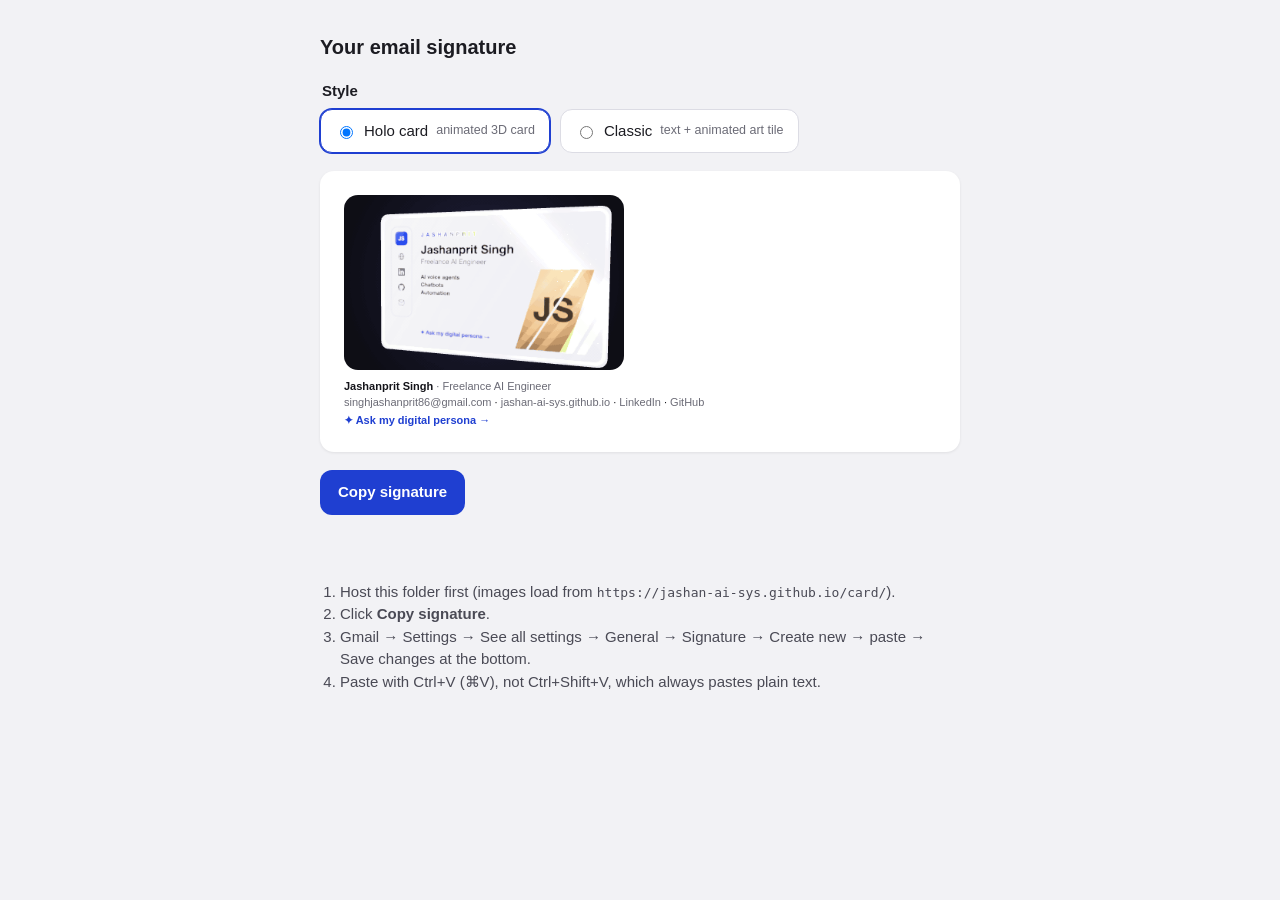
<file: signature.html>
<!doctype html>
<html lang="en">
<head>
<meta charset="utf-8">
<meta name="viewport" content="width=device-width, initial-scale=1">
<title>Email signature · copy for Gmail</title>
<link rel="icon" href="assets/sig/mark.png">
<script src="config.js"></script>
<style>
  body { margin: 0; padding: 32px 16px; background: #f2f2f5; font: 15px/1.5 -apple-system, "Segoe UI", Roboto, sans-serif; color: #1c1c22; }
  main { max-width: 640px; margin: 0 auto; display: grid; gap: 18px; }
  h1 { font-size: 20px; margin: 0; }
  .preview { background: #fff; border-radius: 14px; padding: 24px; box-shadow: 0 1px 3px rgba(0,0,0,.08); overflow-x: auto; }
  button:disabled { opacity: .45; cursor: not-allowed; }
  button { justify-self: start; padding: 11px 18px; border-radius: 12px; border: 0; background: #1f3fd1; color: #fff; font: inherit; font-weight: 600; cursor: pointer; }
  ol { margin: 0; padding-left: 20px; color: #4a4a55; }
  .warn { background: #fff4d6; border-radius: 10px; padding: 10px 14px; color: #5c4600; }
  code { font-size: 13px; }
  .pick { display: flex; flex-wrap: wrap; gap: 10px; border: 0; padding: 0; margin: 0; }
  .pick legend { font-weight: 600; margin-bottom: 6px; }
  .pick label { display: flex; align-items: center; gap: 8px; background: #fff; border: 1px solid #dcdce4; border-radius: 12px; padding: 10px 14px; cursor: pointer; }
  .pick label:has(:checked) { border-color: #1f3fd1; box-shadow: 0 0 0 1px #1f3fd1; }
  .pick small { color: #6b6b76; }
</style>
</head>
<body>
<main>
  <h1>Your email signature</h1>
  <fieldset class="pick">
    <legend>Style</legend>
    <label><input type="radio" name="style" value="holo" checked> Holo card <small>animated 3D card</small></label>
    <label><input type="radio" name="style" value="classic"> Classic <small>text + animated art tile</small></label>
  </fieldset>
  <p class="warn" id="warn" hidden></p>
  <div class="preview" id="preview"></div>
  <button id="copy" type="button">Copy signature</button>
  <p id="status" role="status"></p>
  <ol>
    <li>Host this folder first (images load from <code id="base"></code>).</li>
    <li>Click <b>Copy signature</b>.</li>
    <li>Gmail → Settings → See all settings → General → Signature → Create new → paste → Save changes at the bottom.</li>
    <li>Paste with Ctrl+V (⌘V), not Ctrl+Shift+V, which always pastes plain text.</li>
  </ol>
</main>
<script>
const P = window.PROFILE;
const esc = (s) => String(s).replace(/[&<>"]/g, (c) => ({ "&": "&amp;", "<": "&lt;", ">": "&gt;", '"': "&quot;" })[c]);
const img = (name) => `${P.baseUrl}assets/sig/${name}.png`;
const profileUrl = P.baseUrl;
const social = P.links.filter((l) => l.id !== "globe");
const railIcons = [
  { id: "globe", url: P.website, label: "Portfolio" },
  ...social.map((l) => ({ id: l.id, url: l.url, label: l.label })),
  { id: "mail", url: `mailto:${P.email}`, label: "Email" },
];
const muted = "color:#6b6b76;text-decoration:none;";
// One text line per row: Outlook (Windows) ignores padding on <div> but honours it on <td>.
const line = (html, style = "") => `<tr><td style="font-size:11px;line-height:16px;${style}">${html}</td></tr>`;

// Rules for email clients: tables + inline styles + PNGs only (no <style>, flexbox, SVG or background
// images). Outer cells carry no vertical padding because Outlook copies the largest one to every cell
// in a row, which would lift the art off the bottom edge. Narrowest render is about 306px.
const classic = `
<table cellpadding="0" cellspacing="0" border="0" role="presentation" style="border-collapse:separate;border:1px solid #e2e2e8;border-radius:14px;background:#ffffff;font-family:Arial,Helvetica,sans-serif;">
  <tr>
    <td valign="top" style="padding:0 0 0 10px;">
      <table cellpadding="0" cellspacing="0" border="0" role="presentation"><tr><td style="padding:10px 0;">
        <table cellpadding="0" cellspacing="0" border="0" role="presentation" style="border-collapse:separate;border:1px solid #e2e2e8;border-radius:10px;">
          <tr><td align="center" style="padding:6px 6px 4px;"><a href="${esc(profileUrl)}"><img src="${img("mark")}" width="24" height="24" alt="${esc(P.initials)}" style="display:block;border:0;border-radius:6px;"></a></td></tr>
          ${railIcons.map((r) => `<tr><td align="center" style="padding:5px 6px;"><a href="${esc(r.url)}"><img src="${img(r.id)}" width="14" height="14" alt="${esc(r.label)}" style="display:block;border:0;"></a></td></tr>`).join("")}
        </table>
      </td></tr></table>
    </td>
    <td valign="top" style="padding:0 4px 0 10px;">
      <table cellpadding="0" cellspacing="0" border="0" role="presentation">
        ${line(esc(P.firstName.toUpperCase()), "padding-top:12px;letter-spacing:4px;color:#1c1c22;font-weight:700;")}
        <tr><td style="padding-top:6px;font-size:16px;line-height:20px;font-weight:700;"><a href="${esc(profileUrl)}" style="color:#14141a;text-decoration:none;">${esc(P.name)}</a></td></tr>
        ${line(esc(P.role), "font-size:12px;color:#6b6b76;")}
        ${line(esc(P.tagline), "padding-top:6px;font-weight:700;color:#14141a;")}
        ${line(`<a href="mailto:${esc(P.email)}" style="${muted}">${esc(P.email)}</a>`)}
        ${line([{ url: P.website, label: new URL(P.website).host }, ...social]
          .map((l) => `<a href="${esc(l.url)}" style="${muted}">${esc(l.label)}</a>`).join(" &middot; "))}
        ${line(`<a href="${esc(profileUrl)}" style="color:#1f3fd1;text-decoration:none;">&#10022; Ask my digital persona &rarr;</a>`, "padding:6px 0 12px;font-weight:700;")}
      </table>
    </td>
    <td valign="bottom" style="padding:0 8px 0 0;">
      <a href="${esc(profileUrl)}"><img src="${P.baseUrl}assets/sig/art.gif" width="86" height="80" alt="${esc(P.name)}" style="display:block;border:0;"></a>
    </td>
  </tr>
</table>`.trim();

// The whole signature as one animated holo card (the page's 3D card, rendered by render-gif.sh).
// The text line underneath keeps name, email and links when a client blocks images or shows the
// GIF as a still (Outlook desktop shows frame 0, which is the card flat and centred).
const holo = `
<table cellpadding="0" cellspacing="0" border="0" role="presentation" style="font-family:Arial,Helvetica,sans-serif;">
  <tr><td><a href="${esc(profileUrl)}"><img src="${P.baseUrl}assets/sig/card.gif" width="280" height="175" alt="${esc(`${P.name}, ${P.role}. Open my card and ask my digital persona.`)}" style="display:block;border:0;border-radius:14px;max-width:100%;height:auto;"></a></td></tr>
  ${line(`<b style="color:#14141a;">${esc(P.name)}</b> &middot; ${esc(P.role)}`, "padding-top:8px;color:#6b6b76;")}
  ${line([{ url: `mailto:${P.email}`, label: P.email }, { url: P.website, label: new URL(P.website).host }, ...social]
    .map((l) => `<a href="${esc(l.url)}" style="${muted}">${esc(l.label)}</a>`).join(" &middot; "))}
  ${line(`<a href="${esc(profileUrl)}" style="color:#1f3fd1;text-decoration:none;font-weight:700;">&#10022; Ask my digital persona &rarr;</a>`, "padding-top:2px;")}
</table>`.trim();

const variants = { holo, classic };
let signature = holo;


const show = (name) => {
  signature = variants[name];
  document.getElementById("preview").innerHTML = signature;
  document.getElementById("status").textContent = "";
  checkImages();
};
const checkedStyle = () => document.querySelector('input[name="style"]:checked').value;
document.querySelectorAll('input[name="style"]').forEach((r) => r.addEventListener("change", () => show(r.value)));
addEventListener("pageshow", () => show(checkedStyle())); // browsers restore the radio on back/forward
show(checkedStyle());
document.getElementById("base").textContent = P.baseUrl;

// Every image in the signature loads from baseUrl. If any fails (folder not hosted yet, or a new
// GIF not deployed), say so and block Copy so a broken signature never reaches Gmail.
function checkImages() {
  const warn = document.getElementById("warn");
  const copy = document.getElementById("copy");
  const imgs = [...document.querySelectorAll("#preview img")];
  const failed = new Set();
  const update = () => {
    warn.hidden = failed.size === 0;
    copy.disabled = failed.size > 0;
    warn.textContent = `${failed.size} image(s) aren't loading from ${P.baseUrl} (${[...failed].join(", ")}). Host or redeploy this folder there before copying.`;
  };
  imgs.forEach((im) => {
    const name = im.src.split("/").pop();
    if (im.complete && im.naturalWidth === 0) failed.add(name);
    im.addEventListener("error", () => { failed.add(name); update(); });
  });
  update();
}

// Copy the rendered preview as a selection: exactly what dragging over it and pressing Ctrl+C does,
// so the browser builds the clipboard HTML itself. Gmail's signature editor pasted only plain text
// when the page handed it an HTML string (tried both navigator.clipboard.write and a copy event).
document.getElementById("copy").addEventListener("click", () => {
  const status = document.getElementById("status");
  const range = document.createRange();
  range.selectNodeContents(document.getElementById("preview"));
  const sel = getSelection();
  sel.removeAllRanges();
  sel.addRange(range);
  if (document.execCommand("copy")) {
    sel.removeAllRanges();
    status.textContent = "Copied. Paste it into Gmail's signature box with Ctrl+V (⌘V on a Mac).";
  } else {
    status.textContent = "The signature is selected. Press Ctrl+C (⌘C on a Mac), then paste it into Gmail.";
  }
});
</script>
</body>
</html>
</file>
